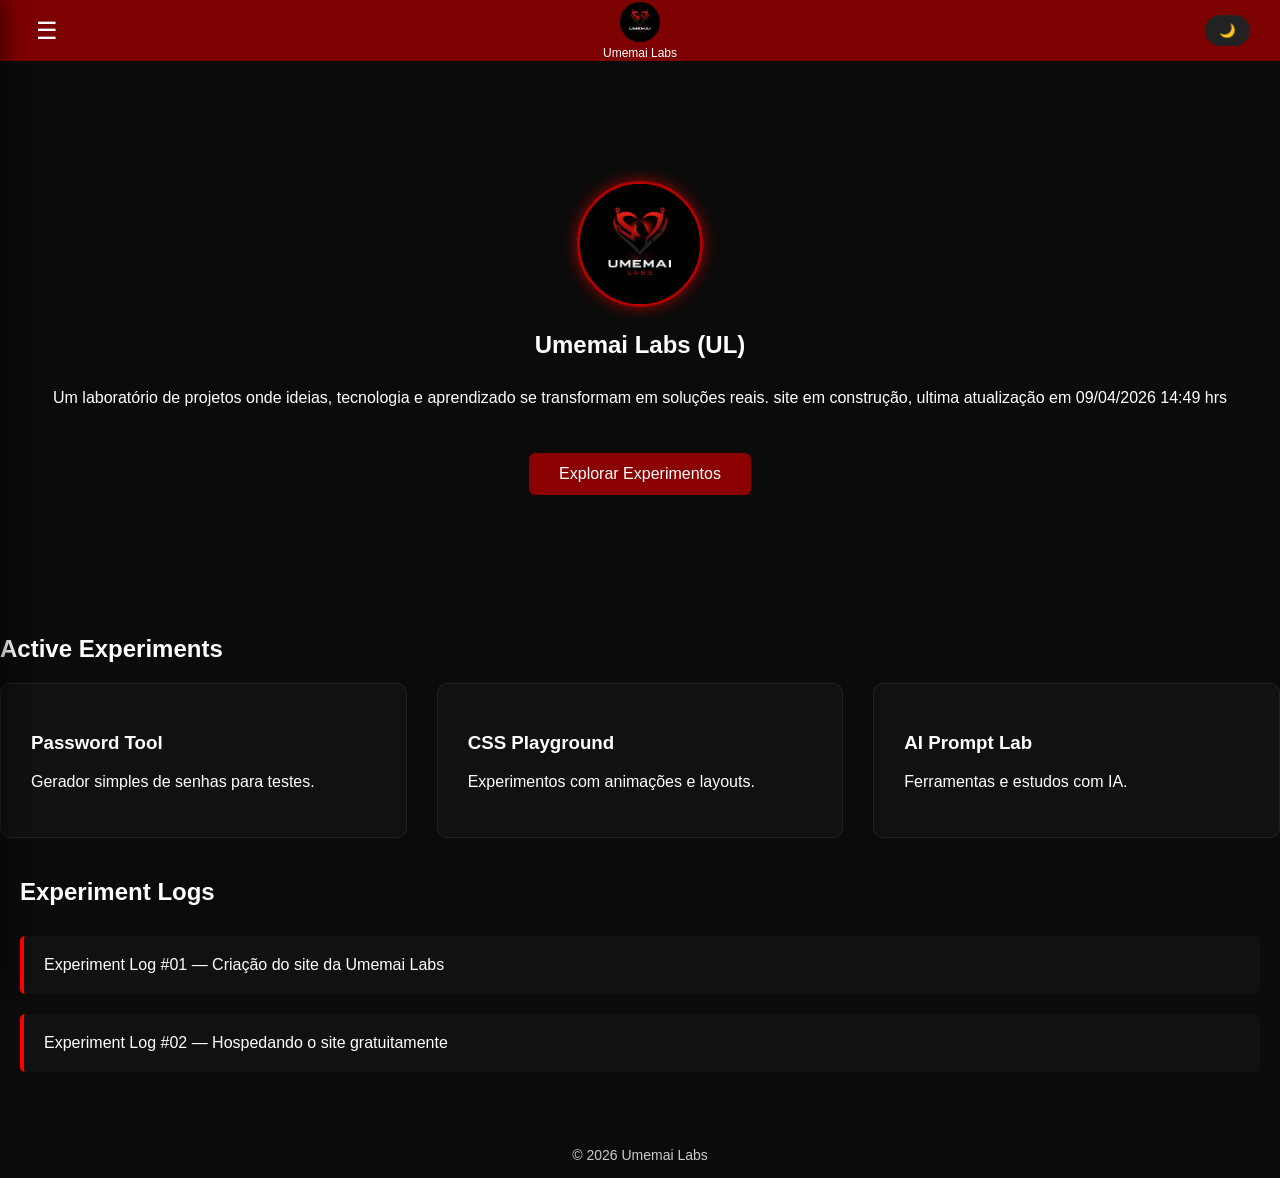
<file: index.html>
<!DOCTYPE html>
<html lang="pt-BR">

<head>
<meta charset="UTF-8">
<meta name="viewport" content="width=device-width, initial-scale=1.0">

<title>Umemai Labs</title>

<link rel="stylesheet" href="./style.css">
<link rel="icon" href="assets/logo.png">
</head>

<body>

<header class="navbar">

<button class="nav-left" onclick="toggleMenu()">
☰
</button>

<div class="nav-logo">
<img src="assets/logo.png" class="logo-img" alt="Logo Umemai Labs">
<span class="logo-text">Umemai Labs</span>
</div>

<div class="nav-right">

<button id="themeToggle">🌙</button>
</div>

</header>

<!-- SIDEBAR -->
<nav id="sidebar">

<button class="close-btn" onclick="toggleMenu()">✖</button>

<ul>
<li><a href="index.html">Inicio</a></li>
<li><a href="experiments.html">Experimentos</a></li>
<li><a href="logs.html">Logs</a></li>
<li><a href="opencode.html">Open Code</a></li>
<li><a href="about.html">Sobre</a></li>
<li><a href="pagtest.html">Pagina teste</a></li>
</ul>

</nav>

<!-- OVERLAY (IMPORTANTE: só um!) -->
<div id="overlay" onclick="toggleMenu()"></div>


<!-- HERO -->
<section class="hero">

<img src="assets/logo.png" class="hero-logo" alt="Logo Umemai Labs">

<h1>Umemai Labs (UL)</h1>
<p>
Um laboratório de projetos onde ideias, tecnologia e aprendizado se transformam em soluções reais. site em construção, ultima atualização em 09/04/2026 14:49 hrs
</p>

<a class="primary-btn" href="#experiments">Explorar Experimentos</a>

</section>


<!-- EXPERIMENTOS -->
<section class="section" id="experiments">

<h2>Active Experiments</h2>

<div class="grid">

<div class="card">
<h3>Password Tool</h3>
<p>Gerador simples de senhas para testes.</p>
</div>

<div class="card">
<h3>CSS Playground</h3>
<p>Experimentos com animações e layouts.</p>
</div>

<div class="card">
<h3>AI Prompt Lab</h3>
<p>Ferramentas e estudos com IA.</p>
</div>

</div>

</section>


<!-- LOGS -->
<section class="section" id="logs">

<div class="container">
  <h1>Experiment Logs</h1>

 <div class="logs">

  <a href="log1.html" class="log">
    Experiment Log #01 — Criação do site da Umemai Labs
  </a>

  <a href="log2.html" class="log">
    Experiment Log #02 — Hospedando o site gratuitamente
  </a>

</div>
</div>

<footer>
  <p>© 2026 Umemai Labs</p>
</footer>

<script src="./script.js" defer></script>

</body>
</html>
</file>
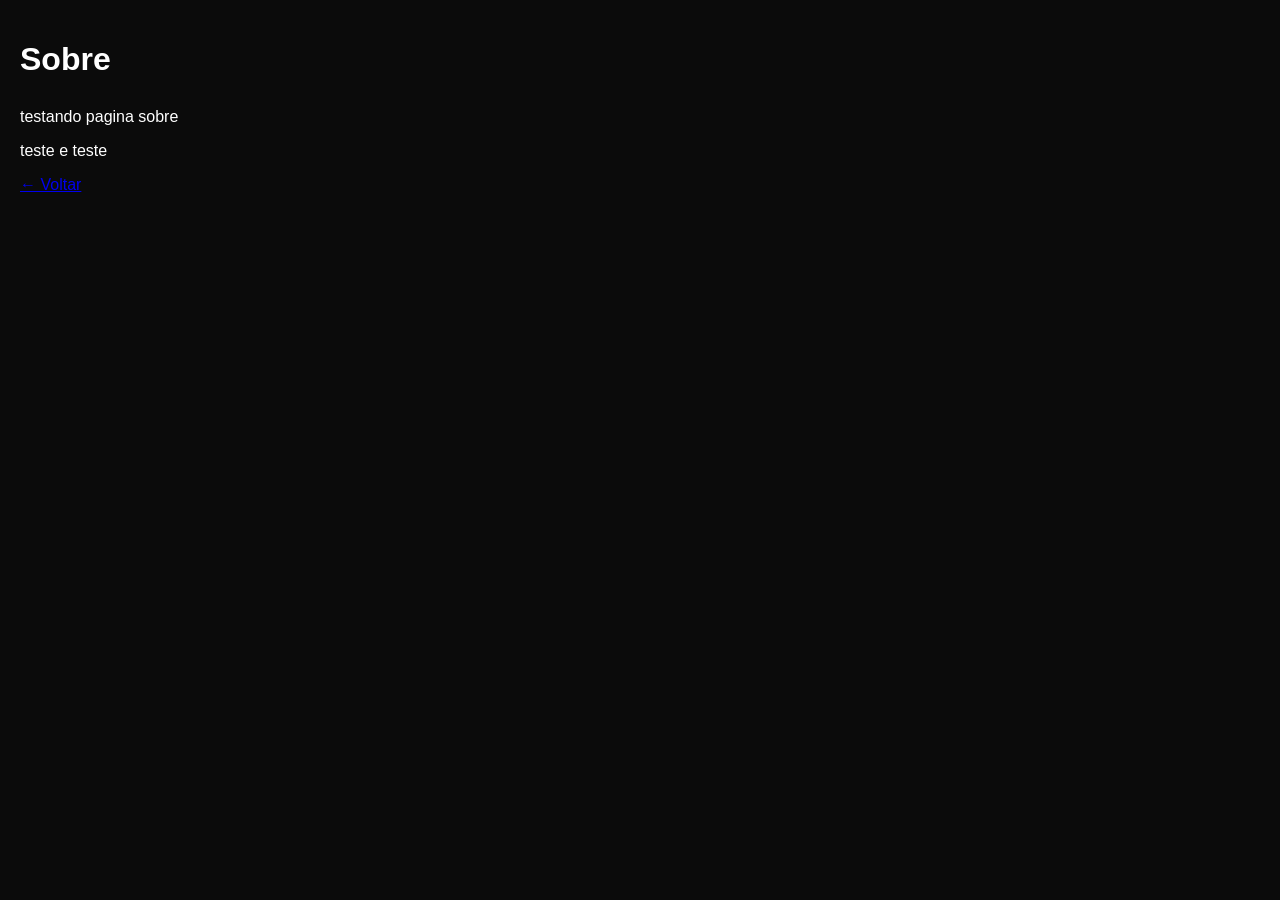
<file: about.html>
<!DOCTYPE html>
<html lang="pt-BR">
<head>
  <meta charset="UTF-8">
  <title>About</title>
  <link rel="stylesheet" href="style.css">
</head>

<body>

<div class="container">
  <h1>Sobre</h1>

  <p>
    testando pagina sobre
  </p>

  <p>
    teste e teste
  </p>

  <a href="index.html">← Voltar</a>
</div>

</body>
</html>
</file>
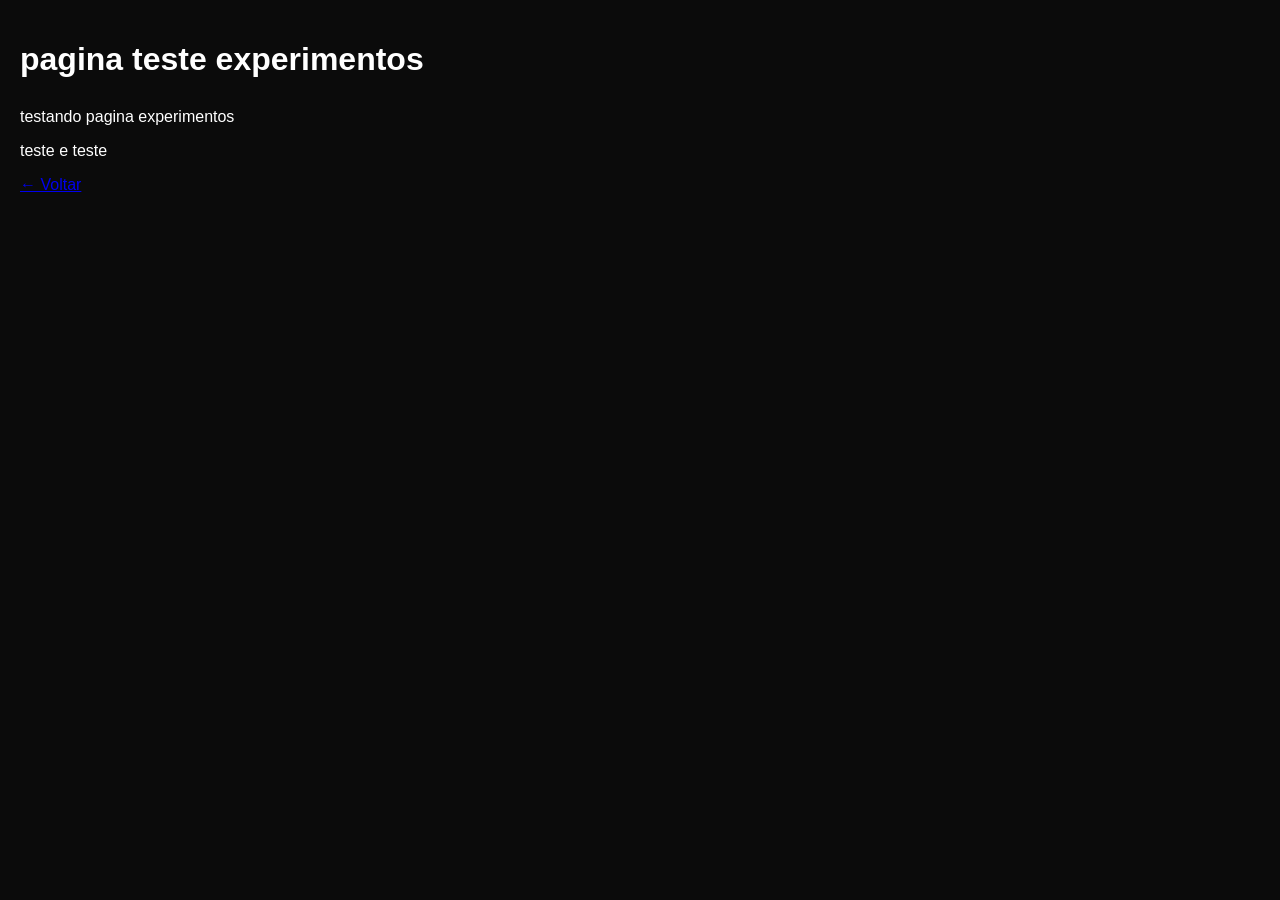
<file: experiments.html>
<!DOCTYPE html>
<html lang="pt-BR">
<head>
  <meta charset="UTF-8">
  <title>Experiments</title>
  <link rel="stylesheet" href="style.css">
</head>

<body>

<div class="container">
  <h1>pagina teste experimentos</h1>

  <p>
    testando pagina experimentos
  </p>

  <p>
    teste e teste

  </p>

  <a href="index.html">← Voltar</a>
</div>

</body>
</html>
</file>
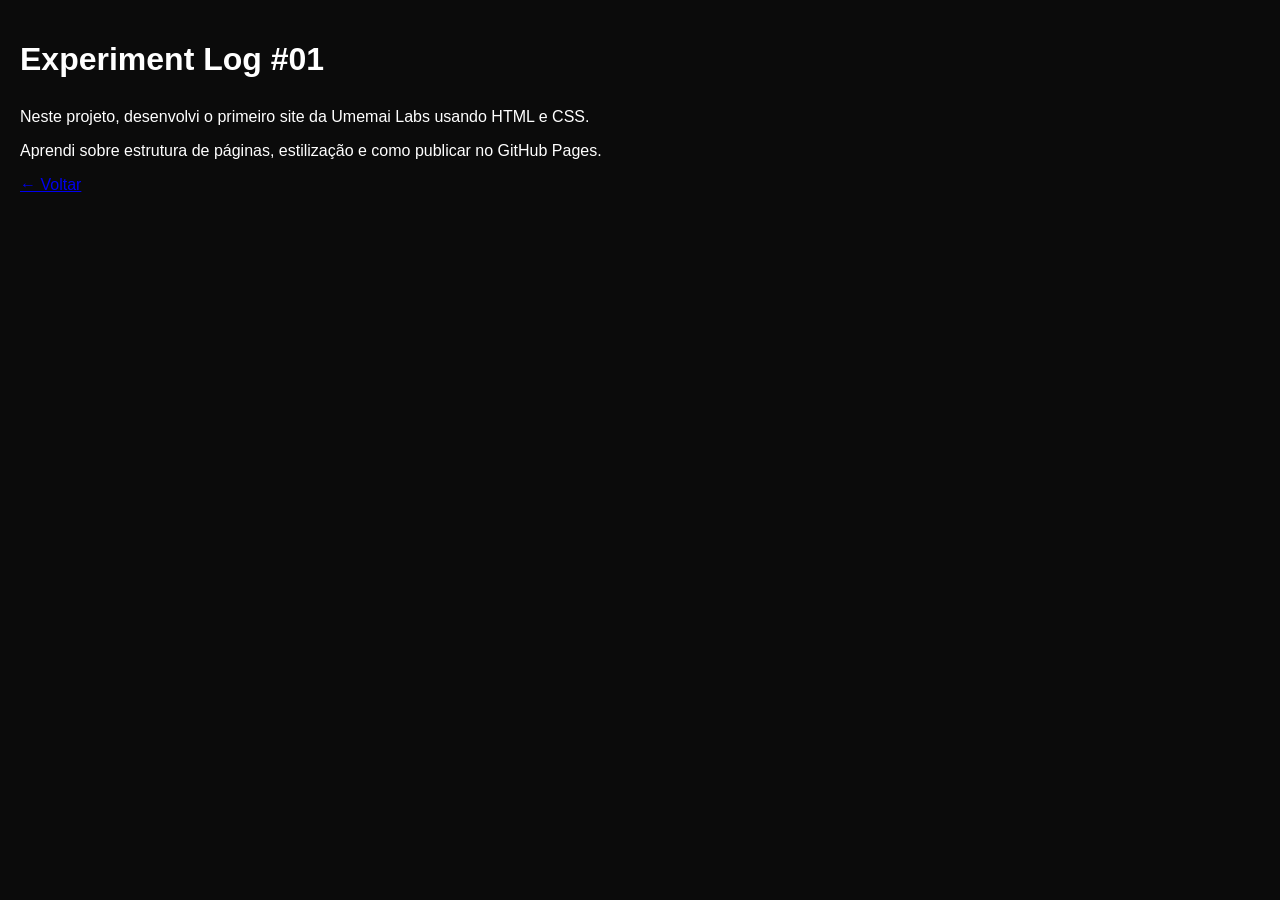
<file: log1.html>
<!DOCTYPE html>
<html lang="pt-BR">
<head>
  <meta charset="UTF-8">
  <title>Log #01</title>
  <link rel="stylesheet" href="style.css">
</head>

<body>

<div class="container">
  <h1>Experiment Log #01</h1>

  <p>
    Neste projeto, desenvolvi o primeiro site da Umemai Labs usando HTML e CSS.
  </p>

  <p>
    Aprendi sobre estrutura de páginas, estilização e como publicar no GitHub Pages.
  </p>

  <a href="index.html">← Voltar</a>
</div>

</body>
</html>
</file>
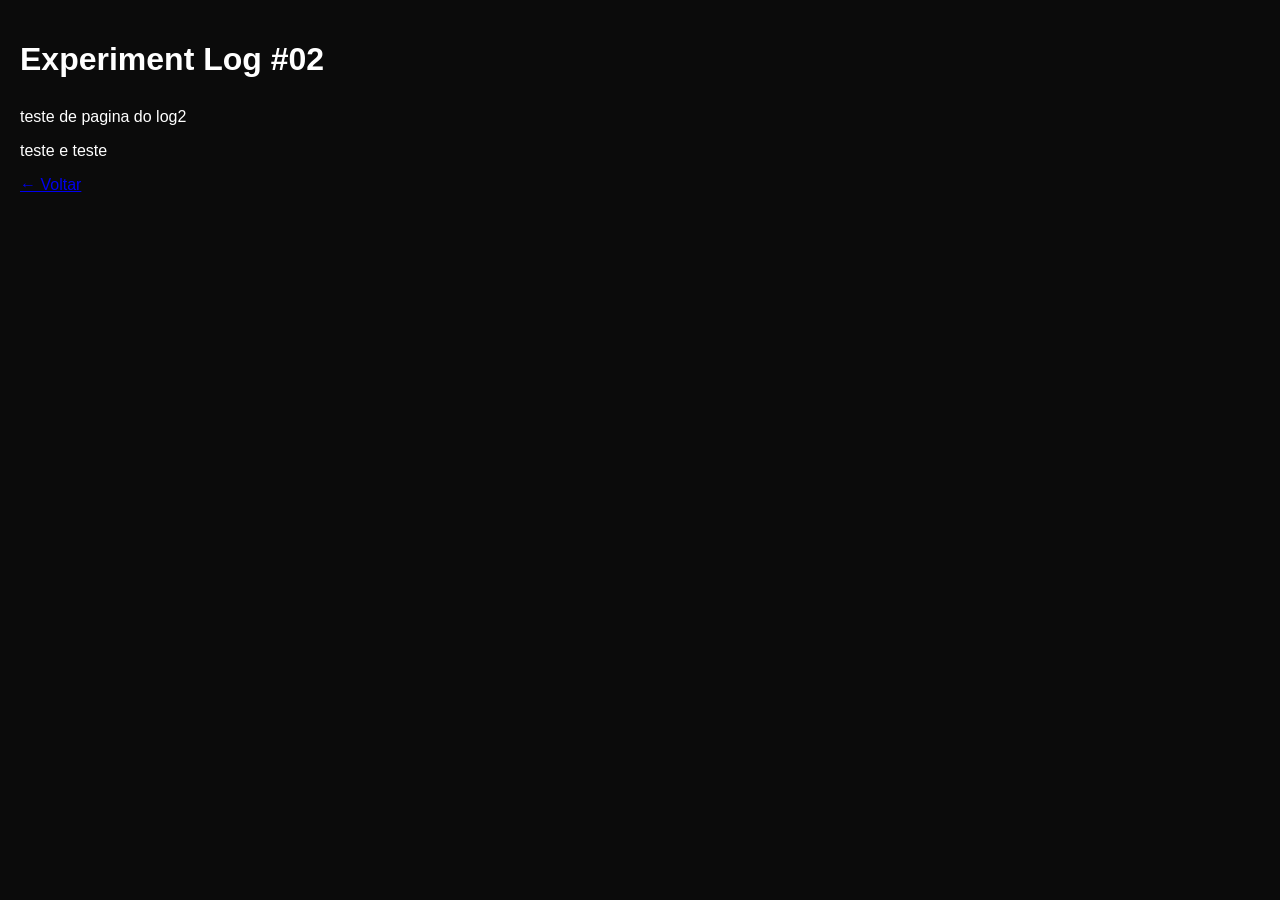
<file: log2.html>
<!DOCTYPE html>
<html lang="pt-BR">
<head>
  <meta charset="UTF-8">
  <title>Log #02</title>
  <link rel="stylesheet" href="style.css">
</head>

<body>

<div class="container">
  <h1>Experiment Log #02</h1>

  <p>
    teste de pagina do log2
  </p>

  <p>
    teste e teste
  </p>

  <a href="index.html">← Voltar</a>
</div>

</body>
</html>
</file>
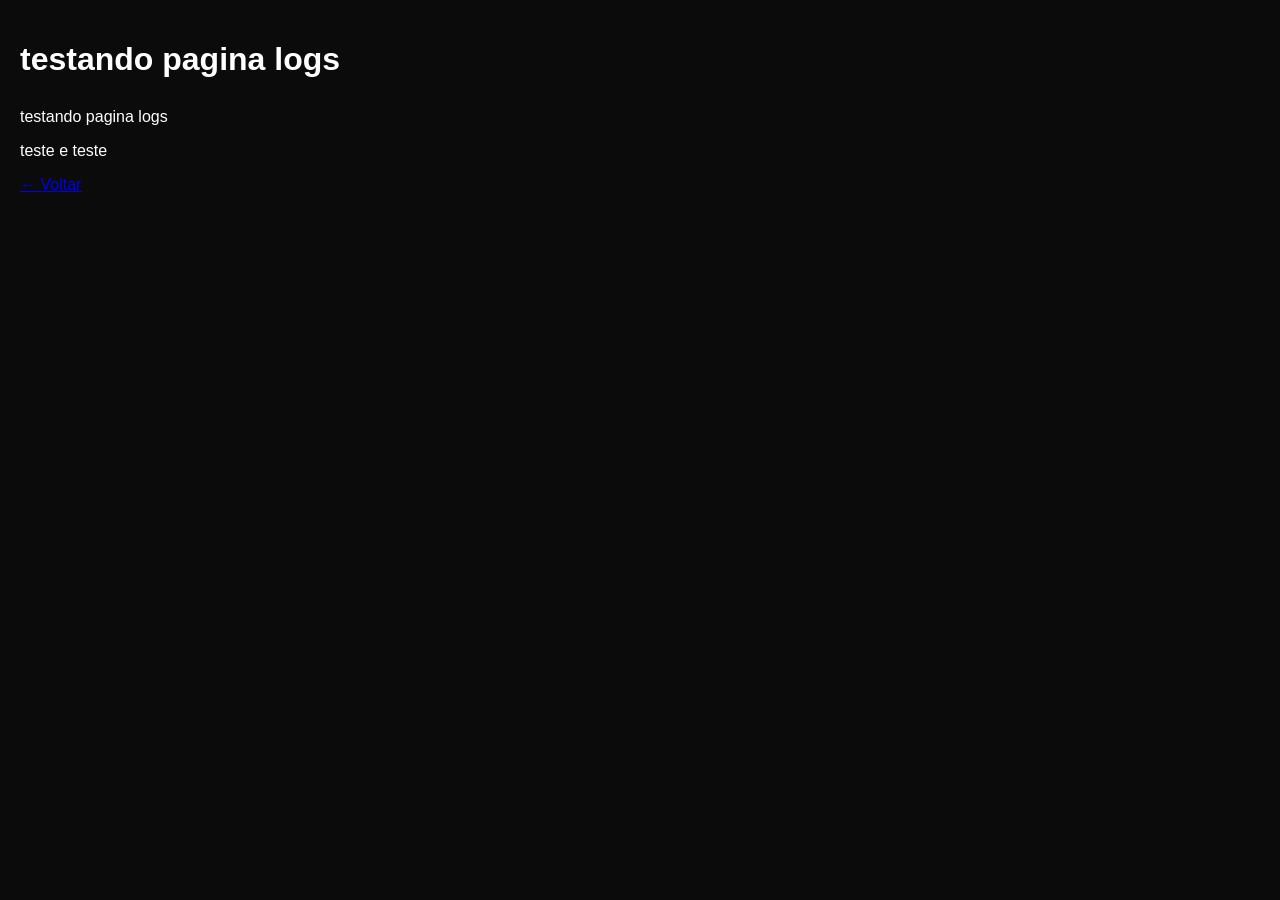
<file: logs.html>
<!DOCTYPE html>
<html lang="pt-BR">
<head>
  <meta charset="UTF-8">
  <title>Logs</title>
  <link rel="stylesheet" href="style.css">
</head>

<body>

<div class="container">
  <h1>testando pagina logs</h1>

  <p>
    testando pagina logs
  </p>

  <p>
    teste e teste

  </p>

  <a href="index.html">← Voltar</a>
</div>

</body>
</html>
</file>
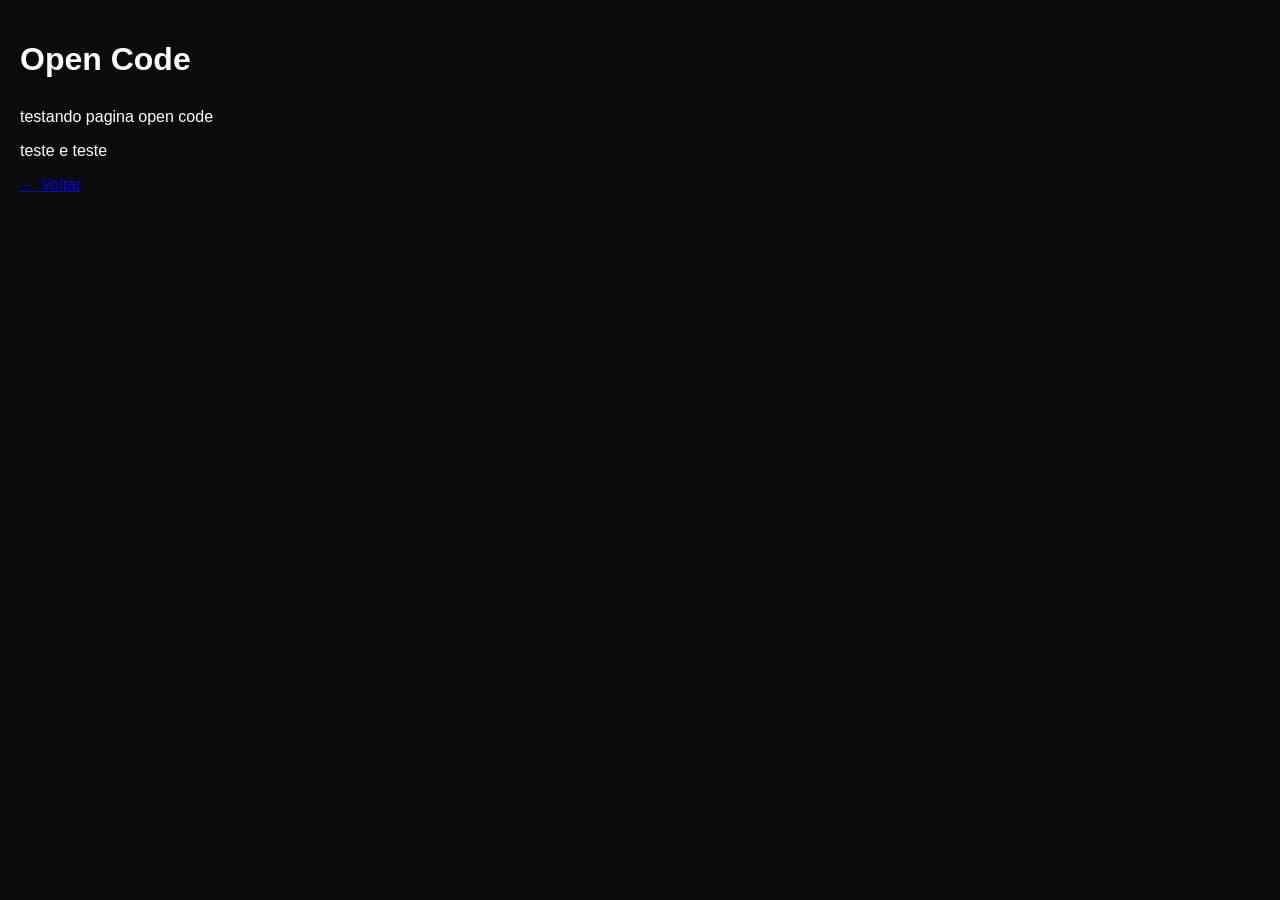
<file: opencode.html>
<!DOCTYPE html>
<html lang="pt-BR">
<head>
  <meta charset="UTF-8">
  <title>Open Code</title>
  <link rel="stylesheet" href="style.css">
</head>

<body>

<div class="container">
  <h1>Open Code</h1>

  <p>
    testando pagina open code
  </p>

  <p>
    teste e teste
  </p>

  <a href="index.html">← Voltar</a>
</div>

</body>
</html>
</file>
<file: style.css>
body {
  background-color: #0b0b0b;
  color: white;
  font-family: Arial, sans-serif;
  margin: 0;

  /* 🔥 garante que nada “vaze” atrás */
  min-height: 100vh;
  display: flex;
  flex-direction: column;
}
.container {
  padding: 20px;
  flex: 1;
}

/* Título */
h1 {
  margin-bottom: 30px;
}

/* Container dos logs */
.logs {
  display: flex;
  flex-direction: column;
  gap: 20px;
}

/* Cada log */
.log {
  background-color: #111;
  padding: 20px;
  border-left: 4px solid red;
  border-radius: 5px;
  transition: 0.2s;

  /* 🔥 adiciona isso */
  text-decoration: none;
  color: white;
  display: block;
}

/* Efeito ao passar o mouse */
.log:hover {
  background-color: #1a1a1a;
}

/* NAVBAR */
.navbar{
  display:flex;
  justify-content:space-between;
  align-items:center;
  padding:15px 30px;
  background:rgba(139,0,0,0.9);
  backdrop-filter:blur(6px);
  position:sticky;
  top:0;
  z-index:20;
}

.nav-logo{
  position:absolute;
  left:50%;
  transform:translateX(-50%);
  display:flex;
  flex-direction:column;
  align-items:center;
}

.logo-img{
  width:40px;
  height:40px;
  border-radius:50%;
}

.logo-text{
  font-size:12px;
  margin-top:4px;
}

.nav-right{
  display:flex;
  align-items:center;
  gap:10px;
}

/* BOTÃO TEMA */
#themeToggle{
  background:#222;
  border:none;
  padding:8px 14px;
  border-radius:20px;
  color:white;
  cursor:pointer;
  transition:0.2s;
}

#themeToggle:hover{
  background:#333;
}

/* HERO */
.hero{
  text-align:center;
  padding:120px 20px;
}

.hero-logo{
  width:120px;
  height:120px;
  border-radius:50%;
  border:3px solid #b30000;
  box-shadow:0 0 15px rgba(255,0,0,0.6);
}

/* BOTÃO */
.primary-btn{
  display:inline-block;
  margin-top:30px;
  padding:12px 30px;
  background:#8B0000;
  border-radius:6px;
  color:white;
  text-decoration:none;
  transition:0.2s;
}

.primary-btn:hover{
  transform:scale(1.05);
  box-shadow:0 0 15px rgba(255,0,0,0.5);
}

/* GRID */
.grid{
  display:grid;
  grid-template-columns:repeat(auto-fit,minmax(250px,1fr));
  gap:30px;
}

/* CARD */
.card{
  background:#111;
  padding:30px;
  border-radius:10px;
  border:1px solid #222;
  transition:0.3s;
}

.card:hover{
  transform:translateY(-6px);
  box-shadow:0 0 20px rgba(139,0,0,0.5);
}

/* SIDEBAR */
#sidebar{
  position:fixed;
  left:-220px;
  top:0;
  width:220px;
  height:100%;
  background:#111;
  padding-top:80px;
  transition:0.35s ease;
  z-index:50;
  box-shadow:5px 0 20px rgba(0,0,0,0.5);
}

#sidebar.open{
  left:0;
}

#sidebar ul{
  list-style:none;
  padding:0;
  margin:0;
}

#sidebar a{
  color:white;
  text-decoration:none;
  display:block;
  padding:15px 30px;
  transition:0.2s;
}

#sidebar a:hover{
  background:#222;
}

/* BOTÃO FECHAR */
.close-btn{
  position:absolute;
  top:15px;
  right:15px;
  background:none;
  border:none;
  color:white;
  font-size:22px;
  cursor:pointer;
}

/* OVERLAY */
#overlay{
  position:fixed;
  top:0;
  left:0;
  width:100%;
  height:100%;
  background:rgba(0,0,0,0.6);
  opacity:0;
  pointer-events:none;
  transition:0.3s;
  z-index:40;
}

#overlay.active{
  opacity:1;
  pointer-events:auto;
}

/* MODO CLARO */
.light{
  background-color:#F5F5F5;
  color:#111;

  /* remove a grade */
  background-image:none;
}

/* ELEMENTOS NO MODO CLARO */
.light .card{
  background:white;
  border:1px solid #ddd;
}

.light #sidebar{
  background:#fff;
}

.light #sidebar a{
  color:#111;
}

.light #sidebar a:hover{
  background:#eee;
}

.light .navbar{
  background:rgba(200,200,200,0.9);
}

footer {
  background-color: #0b0b0b;
  padding: 15px 0;
  text-align: center;
  margin-top: 40px;
}

footer p {
  margin: 0;
  color: #ccc;
  font-size: 14px;
}

.nav-left {
  background: none;
  border: none;
  color: white;
  font-size: 24px;
  cursor: pointer;
  user-select: none;
}
</file>
